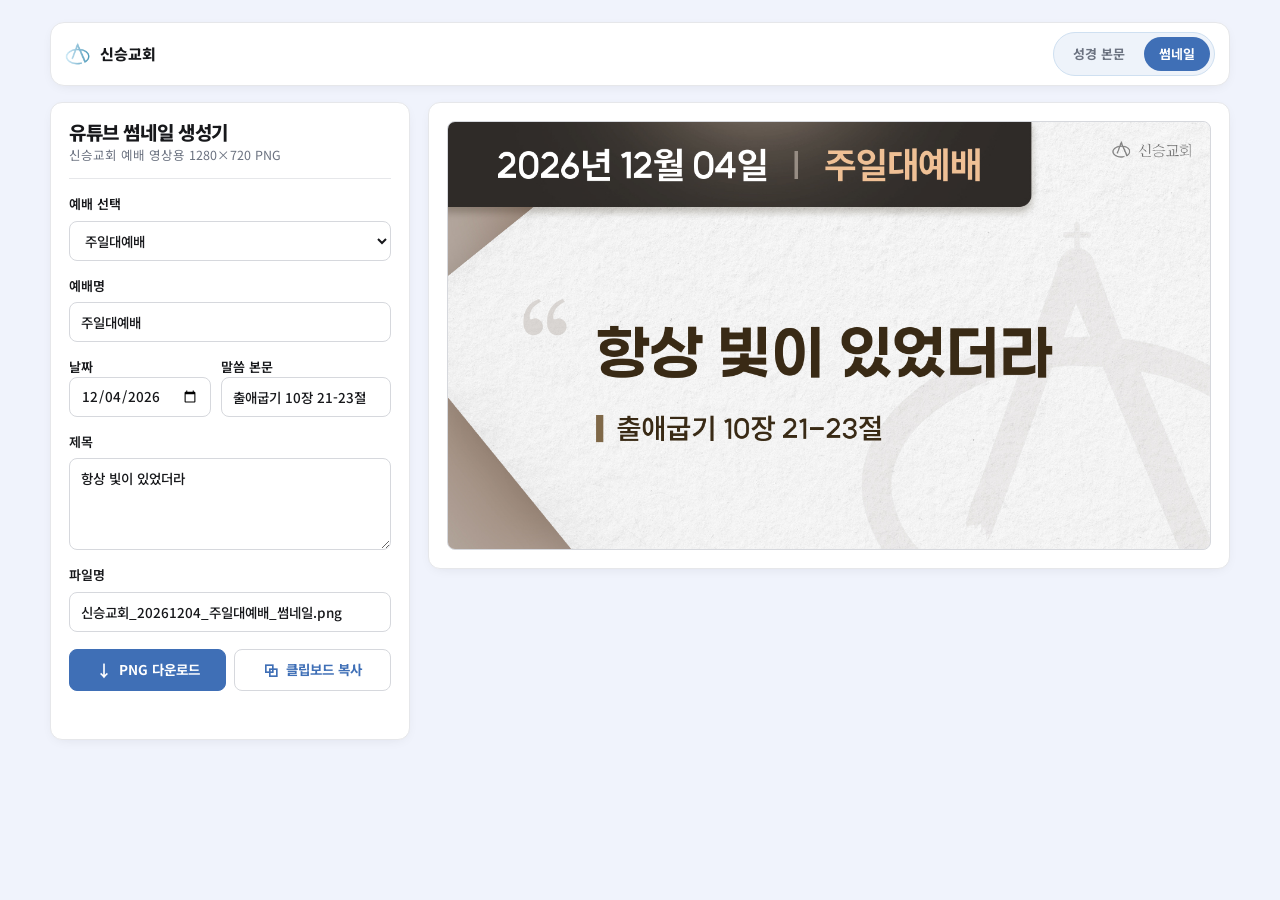
<file: thumbnail.html>
<!DOCTYPE html>
<html lang="ko">
<head>
<meta charset="UTF-8"/>
<meta name="viewport" content="width=device-width, initial-scale=1.0"/>
<title>유튜브 썸네일 생성기 · 신승교회</title>
<link rel="preconnect" href="https://fonts.googleapis.com"/>
<link rel="preconnect" href="https://fonts.gstatic.com" crossorigin/>
<link href="https://fonts.googleapis.com/css2?family=Noto+Sans+KR:wght@400;500;600;700;800;900&display=swap" rel="stylesheet"/>
<link rel="stylesheet" href="thumbnail.css"/>
<link rel="stylesheet" href="nav.css"/>
</head>
<body>
<nav class="site-nav" aria-label="도구 전환">
  <div class="site-nav-inner">
    <a class="site-brand" href="index.html"><img src="assets/logo.png" alt=""/><span>신승교회</span></a>
    <div class="site-tabs">
      <a class="site-tab" href="index.html">성경 본문</a>
      <a class="site-tab is-active" href="thumbnail.html" aria-current="page">썸네일</a>
    </div>
  </div>
</nav>
<main class="thumb-app">
  <section class="control-panel" aria-labelledby="toolTitle">
    <header class="tool-head">
      <h1 id="toolTitle">유튜브 썸네일 생성기</h1>
      <p>신승교회 예배 영상용 1280×720 PNG</p>
    </header>

    <div class="field">
      <label for="servicePreset">예배 선택</label>
      <select id="servicePreset">
        <option value="sunday">주일대예배</option>
        <option value="evening">주일저녁예배</option>
        <option value="samil">삼일예배</option>
      </select>
    </div>

    <div class="field">
      <label for="serviceName">예배명</label>
      <input id="serviceName" type="text" value="주일대예배"/>
    </div>

    <div class="field two-col">
      <div>
        <label for="dateInput">날짜</label>
        <input id="dateInput" type="date"/>
      </div>
      <div>
        <label for="referenceInput">말씀 본문</label>
        <input id="referenceInput" type="text" value="출애굽기 10장 21-23절"/>
      </div>
    </div>

    <div class="field">
      <label for="titleInput">제목</label>
      <textarea id="titleInput" rows="3">항상 빛이 있었더라</textarea>
    </div>

    <div class="field">
      <label for="fileNameInput">파일명</label>
      <input id="fileNameInput" type="text" value="신승교회_주일대예배_썸네일.png"/>
    </div>

    <div class="actions">
      <button class="btn primary" id="downloadBtn" type="button">
        <span aria-hidden="true">↓</span>
        PNG 다운로드
      </button>
      <button class="btn secondary" id="copyBtn" type="button">
        <span aria-hidden="true">⧉</span>
        클립보드 복사
      </button>
    </div>
    <p class="status" id="status" role="status" aria-live="polite"></p>
  </section>

  <section class="preview-panel" aria-label="썸네일 미리보기">
    <div class="canvas-shell">
      <canvas id="thumbCanvas" width="1280" height="720"></canvas>
    </div>
  </section>
</main>

<script src="thumbnail.js"></script>
</body>
</html>
</file>
<file: thumbnail.css>
/* ============================================================
   유튜브 썸네일 생성기 — 도구 화면 스타일
   본문 생성기(v3.1)와 동일한 디자인 토큰으로 통일.
   ※ 캔버스에 그려지는 썸네일 결과물은 thumbnail.js가 담당(여기 무관).
   ============================================================ */
:root {
  --font: 'Noto Sans KR', system-ui, -apple-system, 'Apple SD Gothic Neo', sans-serif;
  --page-bg: #f0f3fc;          /* 파스텔 블루 면 (본문 도구 v3.1과 동일 톤) */
  --card-bg: #ffffff;
  --ink: #17181b;
  --muted: #6b7280;
  --faint: #9aa1ab;
  --line: #e6e7ea;
  --field-bg: #ffffff;
  --field-border: #d6d8dd;
  --accent: #3f6fb6;
  --accent-hover: #355f9d;
  --accent-soft: #eef3fa;
  --accent-line: #cfe0f1;
  --success: #2f8f5b;
  --warn: #b45309;
  --radius-card: 12px;
  --radius-md: 8px;
  --radius-sm: 6px;
}

/* 캔버스 렌더 전용 폰트 (UI 폰트 아님) */
@font-face { font-family: 'Paperlogy'; src: url('assets/fonts/Paperlogy-7Bold.ttf') format('truetype'); font-weight: 700; font-style: normal; font-display: swap; }
@font-face { font-family: 'SUIT'; src: url('assets/fonts/SUIT-Bold.woff2') format('woff2'); font-weight: 700; font-style: normal; font-display: swap; }
@font-face { font-family: 'SUIT'; src: url('assets/fonts/SUIT-SemiBold.woff2') format('woff2'); font-weight: 600; font-style: normal; font-display: swap; }

* { box-sizing: border-box; }
html, body { margin: 0; }
body {
  font-family: var(--font);
  background: var(--page-bg);
  color: var(--ink);
  -webkit-font-smoothing: antialiased;
  text-rendering: optimizeLegibility;
  line-height: 1.5;
  min-height: 100vh;
  padding: 22px 0 40px;
}

/* 상단 내비 가로폭 (색/형태는 nav.css) */
.site-nav { width: min(1180px, calc(100vw - 32px)); }

.thumb-app {
  width: min(1180px, calc(100vw - 32px));
  margin: 0 auto;
  display: grid;
  grid-template-columns: 360px minmax(0, 1fr);
  gap: 18px;
  align-items: start;
}

.control-panel,
.preview-panel {
  background: var(--card-bg);
  border: 1px solid var(--line);
  border-radius: var(--radius-card);
  box-shadow: 0 3px 14px -6px rgba(20, 24, 33, .12);
}
.control-panel { padding: 18px; display: flex; flex-direction: column; gap: 15px; }

.tool-head {
  display: flex;
  flex-direction: column;
  gap: 3px;
  padding-bottom: 13px;
  border-bottom: 1px solid var(--line);
}
.tool-head h1 { margin: 0; font-size: 19px; line-height: 1.2; font-weight: 800; letter-spacing: -.02em; }
.tool-head p { margin: 0; font-size: 12.5px; color: var(--muted); }

.field { display: flex; flex-direction: column; gap: 7px; }
.two-col { display: grid; grid-template-columns: 1fr 1.2fr; gap: 10px; }
.two-col > div { min-width: 0; }
label { display: block; font-size: 13px; font-weight: 600; color: var(--ink); }

input,
select,
textarea {
  width: 100%;
  border: 1px solid var(--field-border);
  border-radius: var(--radius-md);
  background: var(--field-bg);
  color: var(--ink);
  font: 500 13.5px/1.45 var(--font);
  outline: none;
  transition: border-color .14s, box-shadow .14s;
}
input,
select { height: 40px; padding: 0 11px; }
textarea { min-height: 92px; resize: vertical; padding: 10px 11px; }
input:focus,
select:focus,
textarea:focus {
  border-color: var(--accent);
  box-shadow: 0 0 0 3px color-mix(in srgb, var(--accent) 16%, transparent);
}

.actions { display: grid; grid-template-columns: 1fr 1fr; gap: 8px; padding-top: 2px; }
.btn {
  height: 42px;
  border-radius: var(--radius-md);
  border: 1px solid transparent;
  font: 700 13.5px/1 var(--font);
  cursor: pointer;
  display: inline-flex;
  align-items: center;
  justify-content: center;
  gap: 7px;
  transition: background .14s, border-color .14s, color .14s, transform .08s;
}
.btn:active { transform: translateY(1px); }
.btn span { font-size: 16px; line-height: 1; }
.btn.primary { background: var(--accent); color: #fff; border-color: var(--accent); }
.btn.primary:hover { background: var(--accent-hover); border-color: var(--accent-hover); }
.btn.secondary { background: var(--card-bg); color: var(--accent); border-color: var(--field-border); }
.btn.secondary:hover { border-color: var(--accent); background: var(--accent-soft); }

.status { min-height: 18px; margin: -3px 0 0; font-size: 12px; color: var(--muted); }
.status.ok { color: var(--success); }
.status.warn { color: var(--warn); }

.preview-panel { padding: 18px; }
.canvas-shell {
  width: 100%;
  aspect-ratio: 16 / 9;
  overflow: hidden;
  border: 1px solid var(--field-border);
  border-radius: var(--radius-md);
  background: #e5e7eb;
}
canvas { display: block; width: 100%; height: 100%; }

@media (max-width: 920px) {
  .thumb-app { grid-template-columns: 1fr; width: min(720px, calc(100vw - 24px)); }
  .site-nav { width: min(720px, calc(100vw - 24px)); }
}

@media (max-width: 560px) {
  .control-panel,
  .preview-panel { padding: 14px; }
  .two-col,
  .actions { grid-template-columns: 1fr; }
}
</file>
<file: nav.css>
/* ============================================================
   공통 상단 내비 — 두 도구(성경 본문 / 썸네일) 전환
   index.html, thumbnail.html이 함께 link 합니다.
   색/토큰은 각 페이지 CSS(:root)에서 가져옵니다(없으면 fallback).
   가로폭은 페이지별로 .site-nav에 지정(index=980 / thumbnail=1180).
   ============================================================ */
.site-nav {
  margin: 0 auto 16px;
  background: var(--card-bg, #fff);
  border: 1px solid var(--line, #e6e7ea);
  border-radius: 14px;
  box-shadow: 0 3px 14px -6px rgba(20, 24, 33, .12);
}
.site-nav-inner {
  display: flex;
  align-items: center;
  gap: 14px;
  padding: 9px 14px;
}
.site-brand {
  display: inline-flex;
  align-items: center;
  gap: 9px;
  text-decoration: none;
  color: var(--ink, #17181b);
  font-weight: 800;
  font-size: 15px;
  letter-spacing: -.01em;
  white-space: nowrap;
}
.site-brand img { width: 26px; height: 26px; object-fit: contain; flex: none; }

.site-tabs {
  margin-left: auto;
  display: inline-flex;
  gap: 4px;
  background: var(--accent-soft, #eef3fa);
  border: 1px solid var(--accent-line, #cfe0f1);
  padding: 4px;
  border-radius: 999px;
}
.site-tab {
  text-decoration: none;
  font-size: 13px;
  font-weight: 700;
  color: var(--muted, #6b7280);
  padding: 7px 15px;
  border-radius: 999px;
  transition: background .14s, color .14s;
  white-space: nowrap;
}
.site-tab:hover { color: var(--accent, #3f6fb6); }
.site-tab.is-active { background: var(--accent, #3f6fb6); color: #fff; }

@media (max-width: 560px) {
  .site-brand span { display: none; }      /* 좁은 화면: 로고만, 탭 우선 */
  .site-tab { padding: 7px 12px; }
}
</file>
